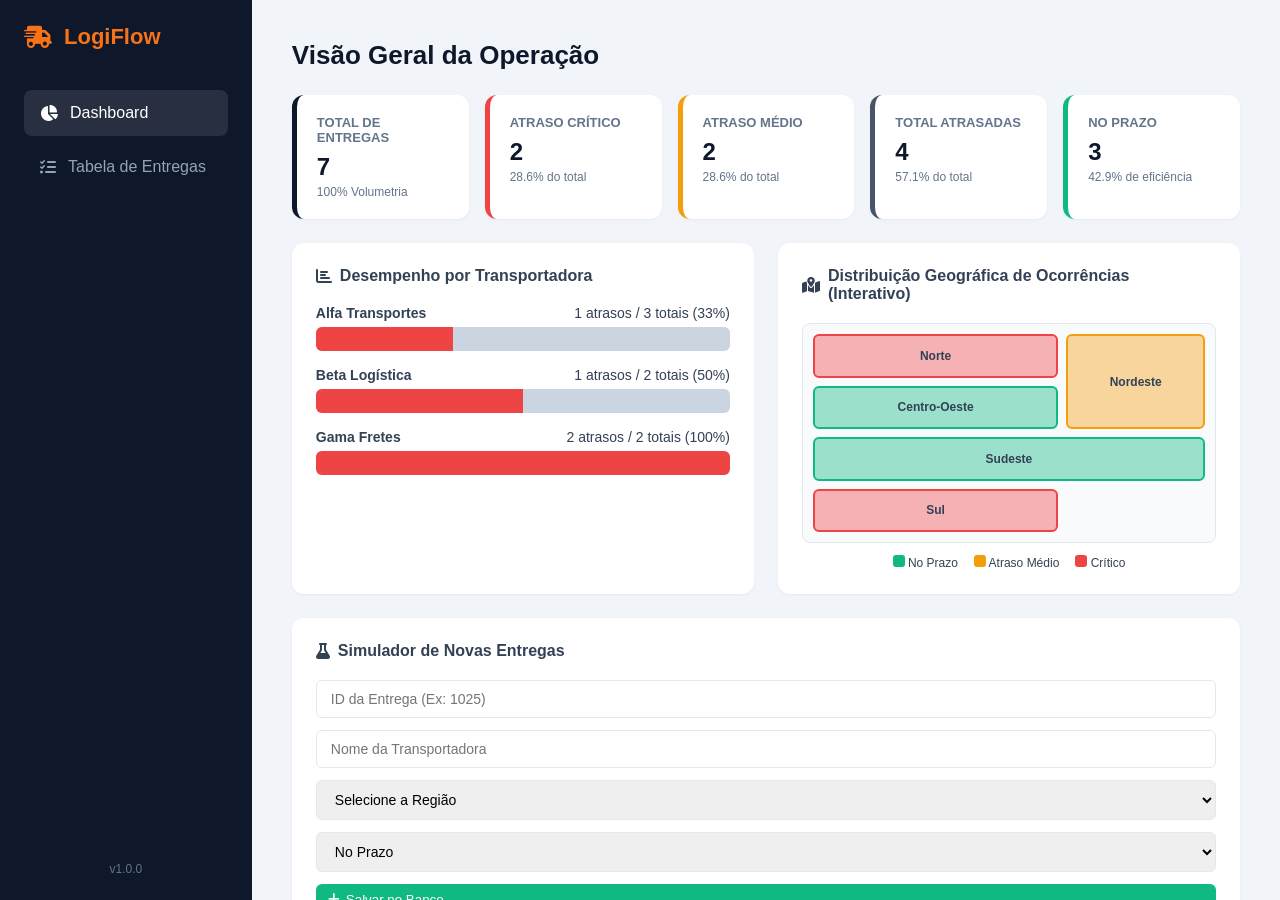
<file: dash/index.html>
<!DOCTYPE html>
<html lang="pt-BR">
<head>
    <meta charset="UTF-8">
    <meta name="viewport" content="width=device-width, initial-scale=1.0">
    <title>LogiFlow | Dashboard de Gestão Logística</title>
    <link rel="stylesheet" href="style.css">
    <link rel="stylesheet" href="https://cdnjs.cloudflare.com/ajax/libs/font-awesome/6.5.1/css/all.min.css">
</head>
<body>

    <nav class="sidebar">
        <div class="logo">
            <i class="fa-solid fa-truck-fast"></i>
            <span>LogiFlow</span>
        </div>
        <ul class="nav-links">
            <li class="active" id="btn-dash" onclick="mudarTela('dashboard')">
                <i class="fa-solid fa-chart-pie"></i> Dashboard
            </li>
            <li id="btn-tabela" onclick="mudarTela('tabela')">
                <i class="fa-solid fa-list-check"></i> Tabela de Entregas
            </li>
        </ul>
        <div class="sidebar-footer">v1.0.0</div>
    </nav>

    <main class="main-content">
        
        <section id="tela-dashboard" class="tela-active">
            <header class="content-header">
                <h2>Visão Geral da Operação</h2>
            </header>

            <div class="kpi-container" id="kpis-container">
                </div>

            <div class="dashboard-grid">
                <div class="card">
                    <h3><i class="fa-solid fa-chart-bar"></i> Desempenho por Transportadora</h3>
                    <div id="transportadoras-chart" class="chart-container">
                        </div>
                </div>

                <div class="card">
                    <h3><i class="fa-solid fa-map-location-dot"></i> Distribuição Geográfica de Ocorrências (Interativo)</h3>
                    <div class="map-container">
                        <div class="map-grid">
                            <div class="map-region norte" data-regiao="Norte"><span>Norte</span></div>
                            <div class="map-region nordeste" data-regiao="Nordeste"><span>Nordeste</span></div>
                            <div class="map-region centro-oeste" data-regiao="Centro-Oeste"><span>Centro-Oeste</span></div>
                            <div class="map-region sudeste" data-regiao="Sudeste"><span>Sudeste</span></div>
                            <div class="map-region sul" data-regiao="Sul"><span>Sul</span></div>
                        </div>
                    </div>
                    <div class="map-legend">
                        <span class="legend-item"><span class="dot prazo"></span> No Prazo</span>
                        <span class="legend-item"><span class="dot medio"></span> Atraso Médio</span>
                        <span class="legend-item"><span class="dot critico"></span> Crítico</span>
                    </div>
                </div>
            </div>

            <div class="card simulator-card">
                <h3><i class="fa-solid fa-flask"></i> Simulador de Novas Entregas</h3>
                <form id="form-simulador" class="simulator-form">
                    <input type="text" id="sim-id" placeholder="ID da Entrega (Ex: 1025)" required>
                    <input type="text" id="sim-transportadora" placeholder="Nome da Transportadora" required>
                    <select id="sim-regiao" required>
                        <option value="">Selecione a Região</option>
                        <option value="Norte">Norte</option>
                        <option value="Nordeste">Nordeste</option>
                        <option value="Centro-Oeste">Centro-Oeste</option>
                        <option value="Sudeste">Sudeste</option>
                        <option value="Sul">Sul</option>
                    </select>
                    <select id="sim-status" required>
                        <option value="No Prazo">No Prazo</option>
                        <option value="Atraso Médio">Atraso Médio</option>
                        <option value="Atraso Crítico">Atraso Crítico</option>
                    </select>
                    <button type="submit" class="btn btn-success"><i class="fa-solid fa-plus"></i> Salvar no Banco</button>
                </form>
            </div>
        </section>

        <section id="tela-tabela" class="tela-hidden">
            <header class="content-header">
                <h2>Gerenciamento de Entregas</h2>
            </header>

            <div class="search-box">
                <i class="fa-solid fa-magnifying-glass"></i>
                <input type="text" id="search-input" placeholder="Buscar por ID ou Transportadora..." oninput="filtrarTabela()">
            </div>

            <div class="table-container">
                <table id="tabela-entregas">
                    <thead>
                        <tr>
                            <th onclick="ordenarPorId()" style="cursor: pointer;">
                                ID Entrega <i class="fa-solid fa-sort" id="sort-icon"></i>
                            </th>
                            <th>Transportadora</th>
                            <th>Região</th>
                            <th>Status</th>
                            <th>Ações</th>
                        </tr>
                    </thead>
                    <tbody id="table-body">
                        </tbody>
                </table>
            </div>
        </section>

    </main>

    <script src="database.js"></script>
    <script src="app.js"></script>
</body>
</html>
</file>
<file: dash/style.css>
:root {
    --bg-main: #f1f5f9;
    --bg-card: #ffffff;
    --primary: #0f172a;
    --secondary: #3b82f6;
    --text-color: #334155;
    --text-muted: #64748b;
    --border-color: #e2e8f0;
    
    /* Cores de Status */
    --status-prazo: #10b981;
    --status-medio: #f59e0b;
    --status-critico: #ef4444;
}

* {
    margin: 0;
    padding: 0;
    box-sizing: border-box;
    font-family: 'Segoe UI', Tahoma, Geneva, Verdana, sans-serif;
}

body {
    display: flex;
    background-color: var(--bg-main);
    color: var(--text-color);
    height: 100vh;
    overflow: hidden;
}

/* MENU LATERAL */
.sidebar {
    width: 260px;
    background-color: var(--primary);
    color: white;
    display: flex;
    flex-direction: column;
    padding: 24px;
}

.sidebar .logo {
    display: flex;
    align-items: center;
    gap: 12px;
    font-size: 22px;
    font-weight: bold;
    margin-bottom: 40px;
    color: #f97316; /* Cor laranja de transporte */
}

.nav-links {
    list-style: none;
    flex-grow: 1;
}

.nav-links li {
    padding: 14px 16px;
    border-radius: 8px;
    margin-bottom: 8px;
    cursor: pointer;
    display: flex;
    align-items: center;
    gap: 12px;
    transition: 0.2s;
    color: #94a3b8;
}

.nav-links li:hover, .nav-links li.active {
    background-color: rgba(255, 255, 255, 0.1);
    color: white;
}

.sidebar-footer {
    font-size: 12px;
    color: #64748b;
    text-align: center;
}

/* ÁREA DE CONTEÚDO */
.main-content {
    flex-grow: 1;
    padding: 40px;
    overflow-y: auto;
}

.content-header h2 {
    font-size: 26px;
    margin-bottom: 24px;
    color: var(--primary);
}

/* CONTROLE DE EXIBIÇÃO DE TELAS */
.tela-hidden { display: none; }
.tela-active { display: block; }

/* BLOCONS DE MÉTRICAS (STEF) */
.kpi-container {
    display: grid;
    grid-template-columns: repeat(5, 1fr);
    gap: 16px;
    margin-bottom: 24px;
}

.kpi-card {
    background: var(--bg-card);
    padding: 20px;
    border-radius: 12px;
    border-left: 5px solid var(--secondary);
    box-shadow: 0 1px 3px rgba(0,0,0,0.05);
}

.kpi-card h4 {
    font-size: 13px;
    color: var(--text-muted);
    text-transform: uppercase;
    margin-bottom: 8px;
}

.kpi-value {
    font-size: 24px;
    font-weight: bold;
    color: var(--primary);
}

.kpi-pct {
    font-size: 12px;
    color: var(--text-muted);
    margin-top: 4px;
}

/* GRID PRINCIPAL DO DASHBOARD */
.dashboard-grid {
    display: grid;
    grid-template-columns: 1fr 1fr;
    gap: 24px;
    margin-bottom: 24px;
}

.card {
    background: var(--bg-card);
    padding: 24px;
    border-radius: 12px;
    box-shadow: 0 1px 3px rgba(0,0,0,0.05);
}

.card h3 {
    font-size: 16px;
    margin-bottom: 20px;
    display: flex;
    align-items: center;
    gap: 8px;
}

/* GRÁFICO DE BARRAS CUSTOMIZADO */
.chart-bar-group {
    margin-bottom: 16px;
}

.chart-labels {
    display: flex;
    justify-content: space-between;
    font-size: 14px;
    margin-bottom: 6px;
}

.bar-track {
    height: 24px;
    background: #e2e8f0;
    border-radius: 6px;
    overflow: hidden;
    position: relative;
}

.bar-total {
    height: 100%;
    background: #cbd5e1;
    position: absolute;
    left: 0; top: 0;
}

.bar-atraso {
    height: 100%;
    background: var(--status-critico);
    position: absolute;
    left: 0; top: 0;
    transition: width 0.3s ease;
}

/* MAPA DE REGIOES (FERAX) */
.map-container {
    height: 220px;
    background: #f8fafc;
    border: 1px solid var(--border-color);
    border-radius: 8px;
    position: relative;
    padding: 10px;
}

.map-grid {
    display: grid;
    grid-template-areas: 
        "norte norte nordeste"
        "centro centro nordeste"
        "sudeste sudeste sudeste"
        "sul sul .";
    gap: 8px;
    height: 100%;
}

.map-region {
    background: #e2e8f0;
    border-radius: 6px;
    display: flex;
    align-items: center;
    justify-content: center;
    font-weight: bold;
    font-size: 12px;
    transition: 0.3s;
}

.map-region.norte { grid-area: norte; }
.map-region.nordeste { grid-area: nordeste; }
.map-region.centro-oeste { grid-area: centro; }
.map-region.sudeste { grid-area: sudeste; }
.map-region.sul { grid-area: sul; }

.map-legend {
    display: flex;
    gap: 16px;
    margin-top: 12px;
    justify-content: center;
    font-size: 12px;
}

.dot {
    display: inline-block;
    width: 100px; height: 10px;
    border-radius: 3px;
    display: inline-block;
    width: 12px; height: 12px;
}
.dot.prazo { background: var(--status-prazo); }
.dot.medio { background: var(--status-medio); }
.dot.critico { background: var(--status-critico); }

/* FORMULÁRIO DO SIMULADOR */
.simulator-form {
    display: grid;
    grid-template-columns: repeat(auto-fit, minmax(180px, 1fr)) auto;
    gap: 12px;
}

.simulator-form input, .simulator-form select, .search-box input {
    padding: 10px 14px;
    border: 1px solid var(--border-color);
    border-radius: 6px;
    outline: none;
    font-size: 14px;
}

/* TABELA E BUSCA */
.search-box {
    background: white;
    display: flex;
    align-items: center;
    padding-left: 16px;
    border-radius: 8px;
    border: 1px solid var(--border-color);
    margin-bottom: 20px;
}

.search-box input {
    border: none;
    width: 100%;
    padding: 12px;
}

.table-container {
    background: white;
    border-radius: 12px;
    overflow: hidden;
    box-shadow: 0 1px 3px rgba(0,0,0,0.05);
}

table {
    width: 100%;
    border-collapse: collapse;
    text-align: left;
}

th, td {
    padding: 16px;
    border-bottom: 1px solid var(--border-color);
}

th {
    background: #f8fafc;
    color: var(--text-muted);
    font-weight: 600;
    font-size: 13px;
    text-transform: uppercase;
}

/* BOTÕES E BADGES */
.btn {
    padding: 8px 12px;
    border-radius: 6px;
    border: none;
    cursor: pointer;
    font-weight: 500;
    display: inline-flex;
    align-items: center;
    gap: 6px;
}

.btn-success { background: var(--status-prazo); color: white; }
.btn-warning { background: var(--status-medio); color: white; }
.btn-danger { background: var(--status-critico); color: white; }

.badge {
    padding: 4px 8px;
    border-radius: 4px;
    font-size: 12px;
    font-weight: bold;
}
.badge.prazo { background: #d1fae5; color: #065f46; }
.badge.medio { background: #fef3c7; color: #92400e; }
.badge.critico { background: #fee2e2; color: #991b1b; }
</file>
